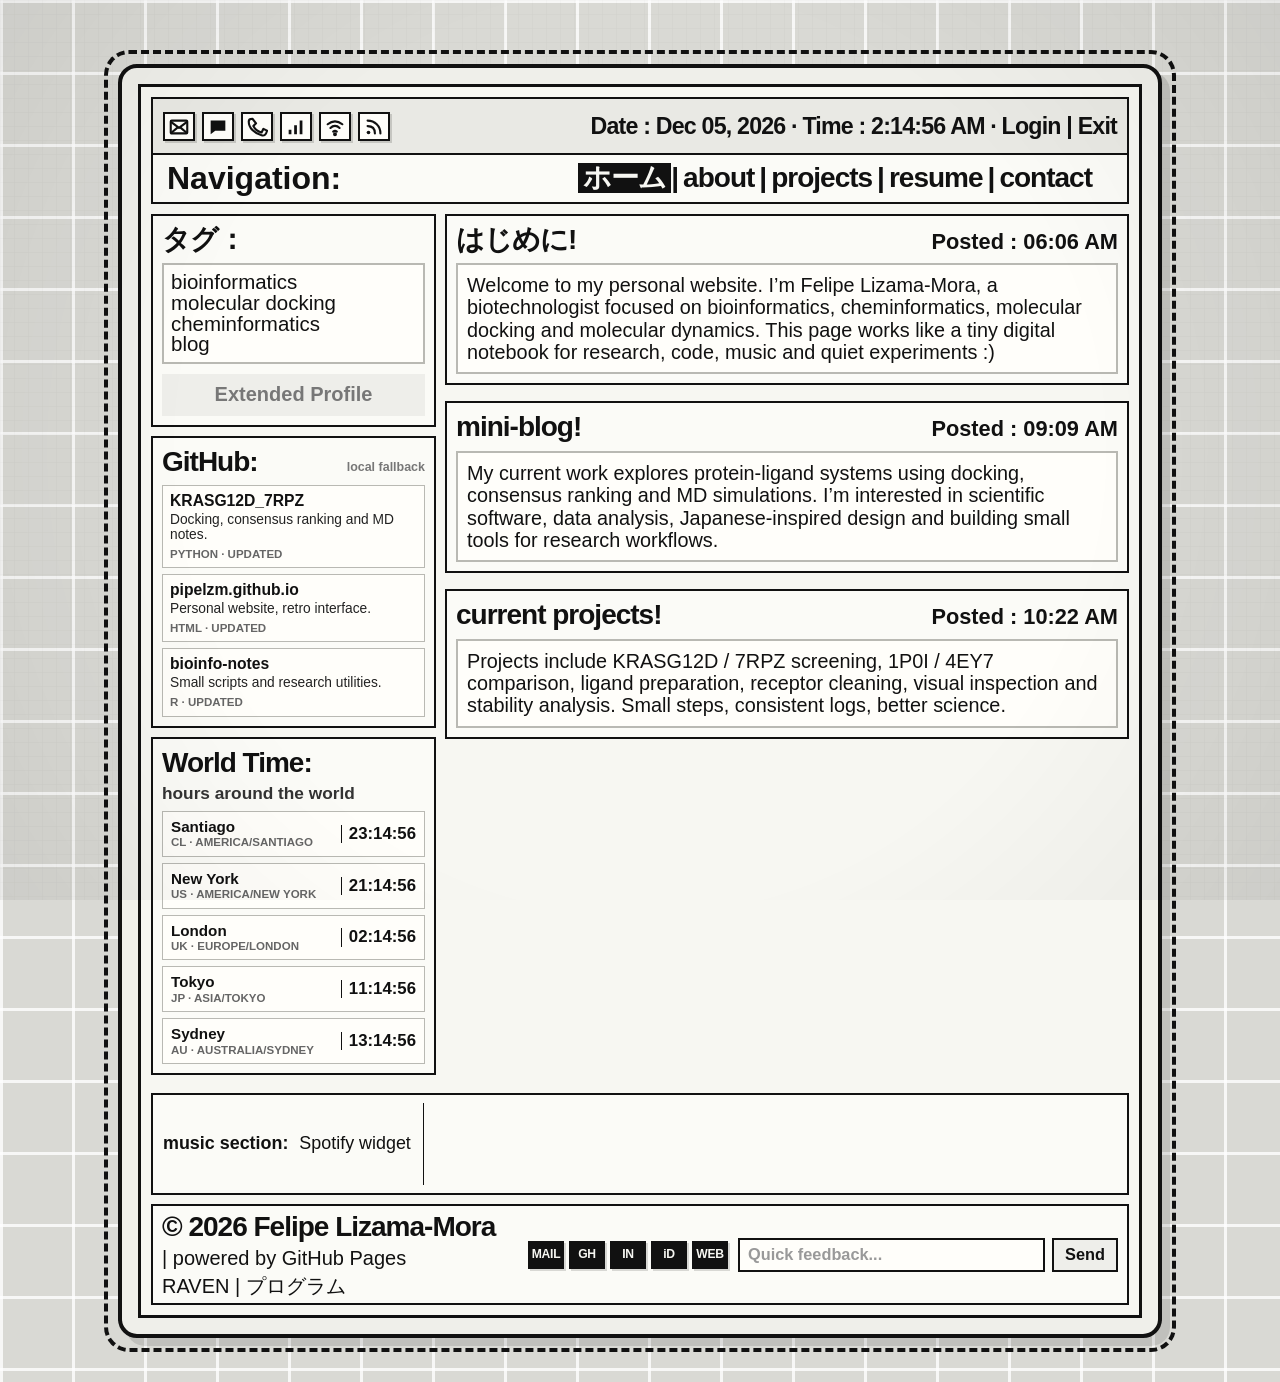
<file: index.html>
<!doctype html>
<html lang="es">
<head>
  <meta charset="utf-8" />
  <meta name="viewport" content="width=device-width, initial-scale=1" />
  <meta name="theme-color" content="#d9d9d4" />
  <meta name="description" content="Personal website of Felipe Lizama-Mora." />
  <title>flizama@home</title>
  <link rel="stylesheet" href="assets/css/styles.css?v=20260609b" />
</head>
<body data-page="home">
  <div class="page-wrap">
    <main class="outer-frame">
      <div class="inner-frame">
        <header>
          <div class="top-strip">
            <div class="os-icons" aria-hidden="true">
              <span class="utility-icon" title="mail"><svg viewBox="0 0 24 24"><rect x="3" y="5" width="18" height="14" rx="1"/><path d="M4 7l8 6 8-6"/><path d="M4 18l6-5"/><path d="M20 18l-6-5"/></svg></span>
              <span class="utility-icon" title="message"><svg viewBox="0 0 24 24"><path d="M4 5h16v11H9l-5 4V5z"/></svg></span>
              <span class="utility-icon" title="phone"><svg viewBox="0 0 24 24"><path d="M7 3l4 5-3 3c2 4 5 6 9 7l2-4 4 2c-1 4-3 6-6 5C9 19 3 13 3 6c0-2 1-3 4-3z"/></svg></span>
              <span class="utility-icon" title="signal"><svg viewBox="0 0 24 24"><path d="M4 20h3v-5H4zM10 20h3V10h-3zM16 20h3V5h-3z"/></svg></span>
              <span class="utility-icon" title="wifi"><svg viewBox="0 0 24 24"><path d="M4 9c5-4 11-4 16 0"/><path d="M7 13c3-3 7-3 10 0"/><path d="M10 17c1.5-1.2 2.5-1.2 4 0"/><circle cx="12" cy="20" r="1"/></svg></span>
              <span class="utility-icon" title="rss"><svg viewBox="0 0 24 24"><path d="M5 5c8 0 14 6 14 14"/><path d="M5 11c5 0 8 3 8 8"/><circle cx="6" cy="18" r="2"/></svg></span>
            </div>
            <div class="login-time"><span id="live-time">Date : -- · Time : --:--:--</span> · Login | Exit</div>
          </div>
          <div class="nav-bar">
            <div class="nav-title">Navigation:</div>
            <button id="nav-toggle" class="nav-toggle" type="button" aria-controls="main-nav" aria-expanded="false">menu</button>
            <nav id="main-nav" class="nav-menu" aria-label="Main navigation">
              <a class="nav-link" data-page="home" href="index.html">ホーム</a><span class="sep">|</span>
              <a class="nav-link" data-page="about" href="about.html">about</a><span class="sep">|</span>
              <a class="nav-link" data-page="projects" href="projects.html">projects</a><span class="sep">|</span>
              <a class="nav-link" data-page="resume" href="resume.html">resume</a><span class="sep">|</span>
              <a class="nav-link" data-page="contact" href="contact.html">contact</a>
            </nav>
          </div>
        </header>

        <div class="main-grid">
          <aside class="sidebar">
            <section class="pixel-card tag-card">
              <h2>タグ：</h2>
              <div class="tag-box">bioinformatics<br />molecular docking<br />cheminformatics<br />blog</div>
              <a class="extended-button" href="about.html">Extended Profile</a>
            </section>

            <section class="pixel-card repo-card" aria-live="polite">
              <div class="repo-header">
                <h3>GitHub:</h3>
                <span id="repo-status" class="repo-status">loading...</span>
              </div>
              <div id="repo-list" class="repo-list">
                <p class="mini-muted">Loading repositories...</p>
              </div>
            </section>

            <section class="pixel-card world-card">
              <h3>World Time:</h3>
              <p class="note-line">hours around the world</p>
              <ul id="world-clock-list" class="world-clock-list world-clock-only"></ul>
            </section>
          </aside>

          <section class="content-area" aria-label="home content">
            <article class="article-card">
              <div class="article-head">
                <h1>はじめに!</h1>
                <span class="article-time">Posted : 06:06 AM</span>
              </div>
              <div class="article-body">
                <p>Welcome to my personal website. I’m Felipe Lizama-Mora, a biotechnologist focused on bioinformatics, cheminformatics, molecular docking and molecular dynamics. This page works like a tiny digital notebook for research, code, music and quiet experiments :)</p>
              </div>
            </article>

            <article class="article-card">
              <div class="article-head">
                <h2>mini-blog!</h2>
                <span class="article-time">Posted : 09:09 AM</span>
              </div>
              <div class="article-body">
                <p>My current work explores protein-ligand systems using docking, consensus ranking and MD simulations. I’m interested in scientific software, data analysis, Japanese-inspired design and building small tools for research workflows.</p>
              </div>
            </article>

            <article class="article-card">
              <div class="article-head">
                <h2>current projects!</h2>
                <span class="article-time">Posted : 10:22 AM</span>
              </div>
              <div class="article-body">
                <p>Projects include KRASG12D / 7RPZ screening, 1P0I / 4EY7 comparison, ligand preparation, receptor cleaning, visual inspection and stability analysis. Small steps, consistent logs, better science.</p>
              </div>
            </article>
          </section>
        </div>

        <section class="spotify-row" aria-label="Spotify widget">
          <div class="spotify-label">music section: <span id="spotify-track-label">loading...</span></div>
          <div id="spotify-frame-wrap" class="spotify-frame-wrap"></div>
        </section>

        <footer class="site-footer">
          <div class="footer-brand"><strong>© 2026 Felipe Lizama-Mora</strong><span>| powered by GitHub Pages</span> RAVEN | プログラム</span></div>
          <div class="footer-socials" aria-label="Social links">
            <a class="social-icon" data-social="email" data-label="MAIL" href="mailto:f.lizama03@ufromail.cl" aria-label="Email"><span>MAIL</span></a>
            <a class="social-icon" data-social="github" data-label="GH" href="https://github.com/pipelzm" aria-label="GitHub"><span>GH</span></a>
            <a class="social-icon" data-social="linkedin" data-label="IN" href="https://www.linkedin.com/in/felipe-lizama-mora-6b8685256/" aria-label="LinkedIn"><span>IN</span></a>
            <a class="social-icon" data-social="orcid" data-label="iD" href="https://orcid.org/0009-0001-2583-9748" aria-label="ORCID"><span>iD</span></a>
            <a class="social-icon" data-social="home" data-label="WEB" href="https://pipelzm.github.io" aria-label="Home"><span>WEB</span></a>
          </div>
          <form id="quick-feedback-form" class="quick-feedback">
            <input id="quick-feedback-input" type="text" maxlength="220" placeholder="Quick feedback..." aria-label="Quick feedback" />
            <button type="submit">Send</button>
          </form>
        </footer>
      </div>
    </main>
  </div>

  <script src="assets/js/config.js"></script>
  <script src="assets/js/main.js?v=20260609b"></script>
</body>
</html>
</file>
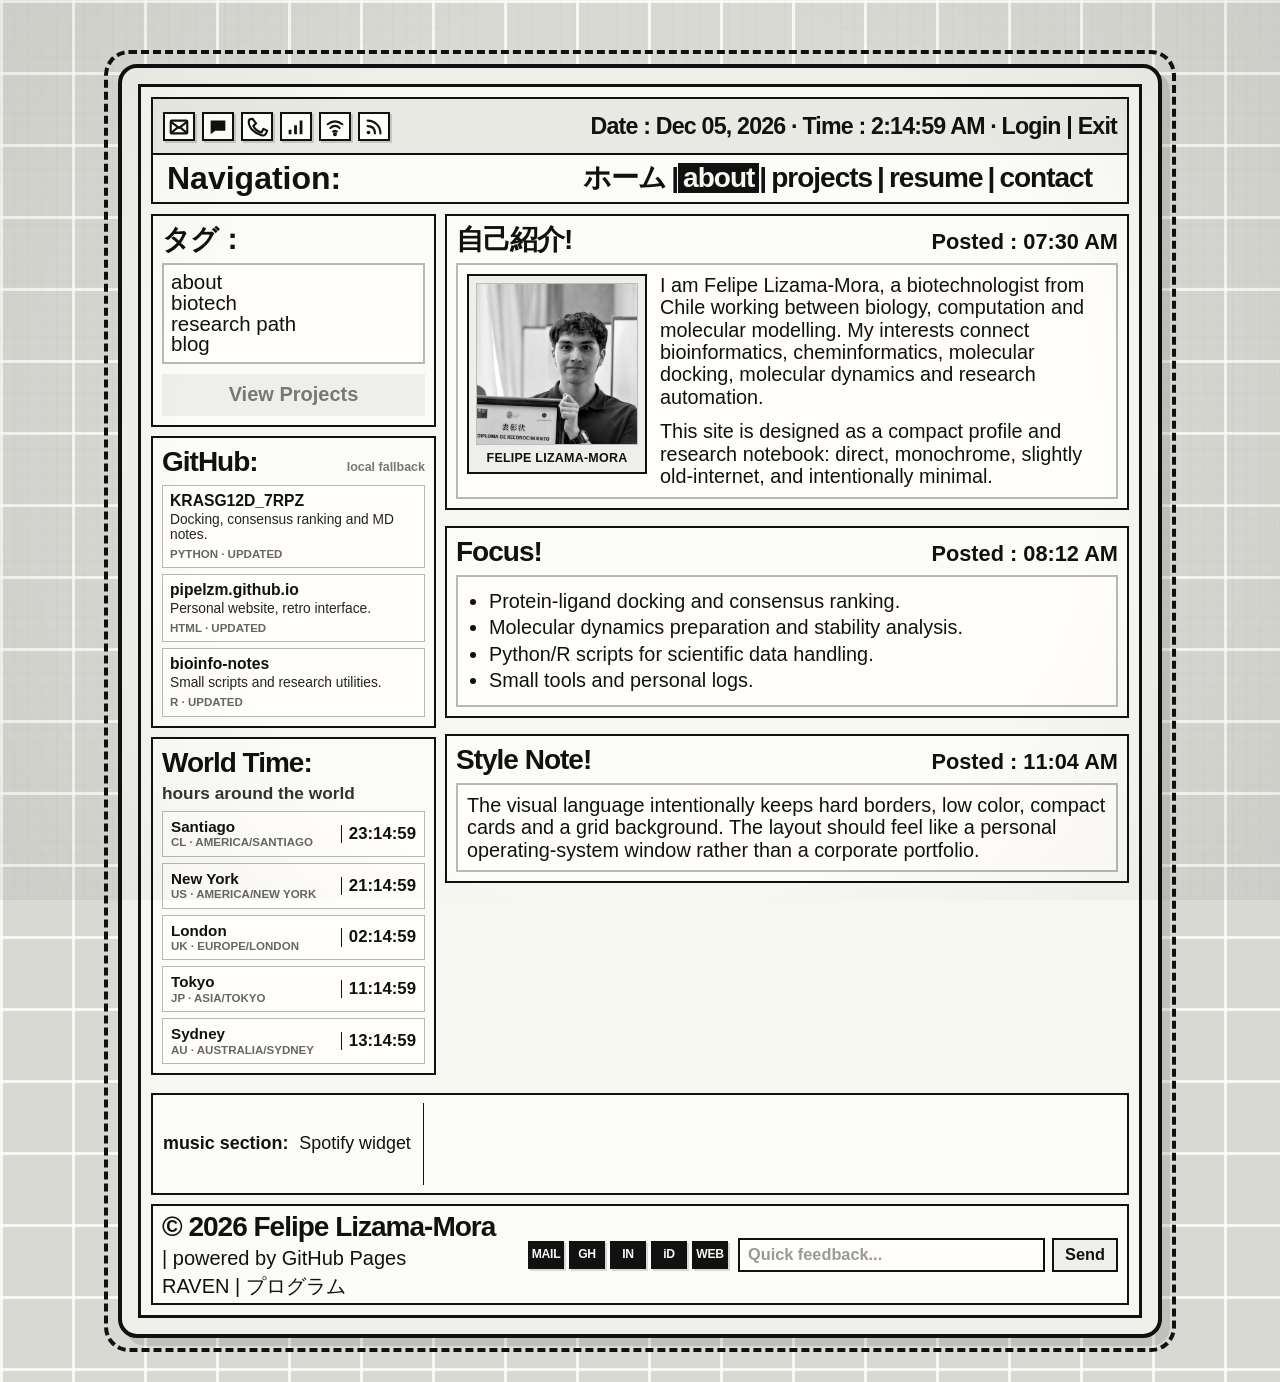
<file: about.html>
<!doctype html>
<html lang="es">
<head>
  <meta charset="utf-8" />
  <meta name="viewport" content="width=device-width, initial-scale=1" />
  <meta name="theme-color" content="#d9d9d4" />
  <meta name="description" content="About Felipe Lizama-Mora." />
  <title>flizama@about</title>
  <link rel="stylesheet" href="assets/css/styles.css?v=20260609b" />
</head>
<body data-page="about">
  <div class="page-wrap">
    <main class="outer-frame">
      <div class="inner-frame">
        <header>
          <div class="top-strip">
            <div class="os-icons" aria-hidden="true">
              <span class="utility-icon" title="mail"><svg viewBox="0 0 24 24"><rect x="3" y="5" width="18" height="14" rx="1"/><path d="M4 7l8 6 8-6"/><path d="M4 18l6-5"/><path d="M20 18l-6-5"/></svg></span>
              <span class="utility-icon" title="message"><svg viewBox="0 0 24 24"><path d="M4 5h16v11H9l-5 4V5z"/></svg></span>
              <span class="utility-icon" title="phone"><svg viewBox="0 0 24 24"><path d="M7 3l4 5-3 3c2 4 5 6 9 7l2-4 4 2c-1 4-3 6-6 5C9 19 3 13 3 6c0-2 1-3 4-3z"/></svg></span>
              <span class="utility-icon" title="signal"><svg viewBox="0 0 24 24"><path d="M4 20h3v-5H4zM10 20h3V10h-3zM16 20h3V5h-3z"/></svg></span>
              <span class="utility-icon" title="wifi"><svg viewBox="0 0 24 24"><path d="M4 9c5-4 11-4 16 0"/><path d="M7 13c3-3 7-3 10 0"/><path d="M10 17c1.5-1.2 2.5-1.2 4 0"/><circle cx="12" cy="20" r="1"/></svg></span>
              <span class="utility-icon" title="rss"><svg viewBox="0 0 24 24"><path d="M5 5c8 0 14 6 14 14"/><path d="M5 11c5 0 8 3 8 8"/><circle cx="6" cy="18" r="2"/></svg></span>
            </div>
            <div class="login-time"><span id="live-time">Date : -- · Time : --:--:--</span> · Login | Exit</div>
          </div>
          <div class="nav-bar">
            <div class="nav-title">Navigation:</div>
            <button id="nav-toggle" class="nav-toggle" type="button" aria-controls="main-nav" aria-expanded="false">menu</button>
            <nav id="main-nav" class="nav-menu" aria-label="Main navigation">
              <a class="nav-link" data-page="home" href="index.html">ホーム</a><span class="sep">|</span>
              <a class="nav-link" data-page="about" href="about.html">about</a><span class="sep">|</span>
              <a class="nav-link" data-page="projects" href="projects.html">projects</a><span class="sep">|</span>
              <a class="nav-link" data-page="resume" href="resume.html">resume</a><span class="sep">|</span>
              <a class="nav-link" data-page="contact" href="contact.html">contact</a>
            </nav>
          </div>
        </header>

        <div class="main-grid">
          <aside class="sidebar">
            <section class="pixel-card tag-card">
              <h2>タグ：</h2>
              <div class="tag-box">about<br />biotech<br />research path<br />blog</div>
              <a class="extended-button" href="projects.html">View Projects</a>
            </section>

            <section class="pixel-card repo-card" aria-live="polite">
              <div class="repo-header">
                <h3>GitHub:</h3>
                <span id="repo-status" class="repo-status">loading...</span>
              </div>
              <div id="repo-list" class="repo-list">
                <p class="mini-muted">Loading repositories...</p>
              </div>
            </section>

            <section class="pixel-card world-card">
              <h3>World Time:</h3>
              <p class="note-line">hours around the world</p>
              <ul id="world-clock-list" class="world-clock-list world-clock-only"></ul>
            </section>
          </aside>

          <section class="content-area" aria-label="about content">
            <article class="article-card">
              <div class="article-head">
                <h1>自己紹介!</h1>
                <span class="article-time">Posted : 07:30 AM</span>
              </div>
              <div class="article-body">
                <div class="about-profile-grid">
                  <figure class="profile-photo">
                    <img src="assets/img/newest.jpeg" alt="Halftone portrait of Felipe Lizama-Mora" />
                    <figcaption>Felipe Lizama-Mora</figcaption>
                  </figure>
                  <div>
                    <p>I am Felipe Lizama-Mora, a biotechnologist from Chile working between biology, computation and molecular modelling. My interests connect bioinformatics, cheminformatics, molecular docking, molecular dynamics and research automation.</p>
                    <p>This site is designed as a compact profile and research notebook: direct, monochrome, slightly old-internet, and intentionally minimal.</p>
                  </div>
                </div>
              </div>
            </article>

            <article class="article-card">
              <div class="article-head">
                <h2>Focus!</h2>
                <span class="article-time">Posted : 08:12 AM</span>
              </div>
              <div class="article-body">
                <ul>
                  <li>Protein-ligand docking and consensus ranking.</li>
                  <li>Molecular dynamics preparation and stability analysis.</li>
                  <li>Python/R scripts for scientific data handling.</li>
                  <li>Small tools and personal logs.</li>
                </ul>
              </div>
            </article>

            <article class="article-card">
              <div class="article-head">
                <h2>Style Note!</h2>
                <span class="article-time">Posted : 11:04 AM</span>
              </div>
              <div class="article-body">
                <p>The visual language intentionally keeps hard borders, low color, compact cards and a grid background. The layout should feel like a personal operating-system window rather than a corporate portfolio.</p>
              </div>
            </article>
          </section>
        </div>

        <section class="spotify-row" aria-label="Spotify widget">
          <div class="spotify-label">music section: <span id="spotify-track-label">loading...</span></div>
          <div id="spotify-frame-wrap" class="spotify-frame-wrap"></div>
        </section>

        <footer class="site-footer">
          <div class="footer-brand"><strong>© 2026 Felipe Lizama-Mora</strong><span>| powered by GitHub Pages</span>RAVEN | プログラム</span></div>
          <div class="footer-socials" aria-label="Social links">
            <a class="social-icon" data-social="email" data-label="MAIL" href="mailto:f.lizama03@ufromail.cl" aria-label="Email"><span>MAIL</span></a>
            <a class="social-icon" data-social="github" data-label="GH" href="https://github.com/pipelzm" aria-label="GitHub"><span>GH</span></a>
            <a class="social-icon" data-social="linkedin" data-label="IN" href="https://www.linkedin.com/in/felipe-lizama-mora-6b8685256/" aria-label="LinkedIn"><span>IN</span></a>
            <a class="social-icon" data-social="orcid" data-label="iD" href="https://orcid.org/0009-0001-2583-9748" aria-label="ORCID"><span>iD</span></a>
            <a class="social-icon" data-social="home" data-label="WEB" href="https://pipelzm.github.io" aria-label="Home"><span>WEB</span></a>
          </div>
          <form id="quick-feedback-form" class="quick-feedback">
            <input id="quick-feedback-input" type="text" maxlength="220" placeholder="Quick feedback..." aria-label="Quick feedback" />
            <button type="submit">Send</button>
          </form>
        </footer>
      </div>
    </main>
  </div>

  <script src="assets/js/config.js"></script>
  <script src="assets/js/main.js?v=20260609b"></script>
</body>
</html>
</file>
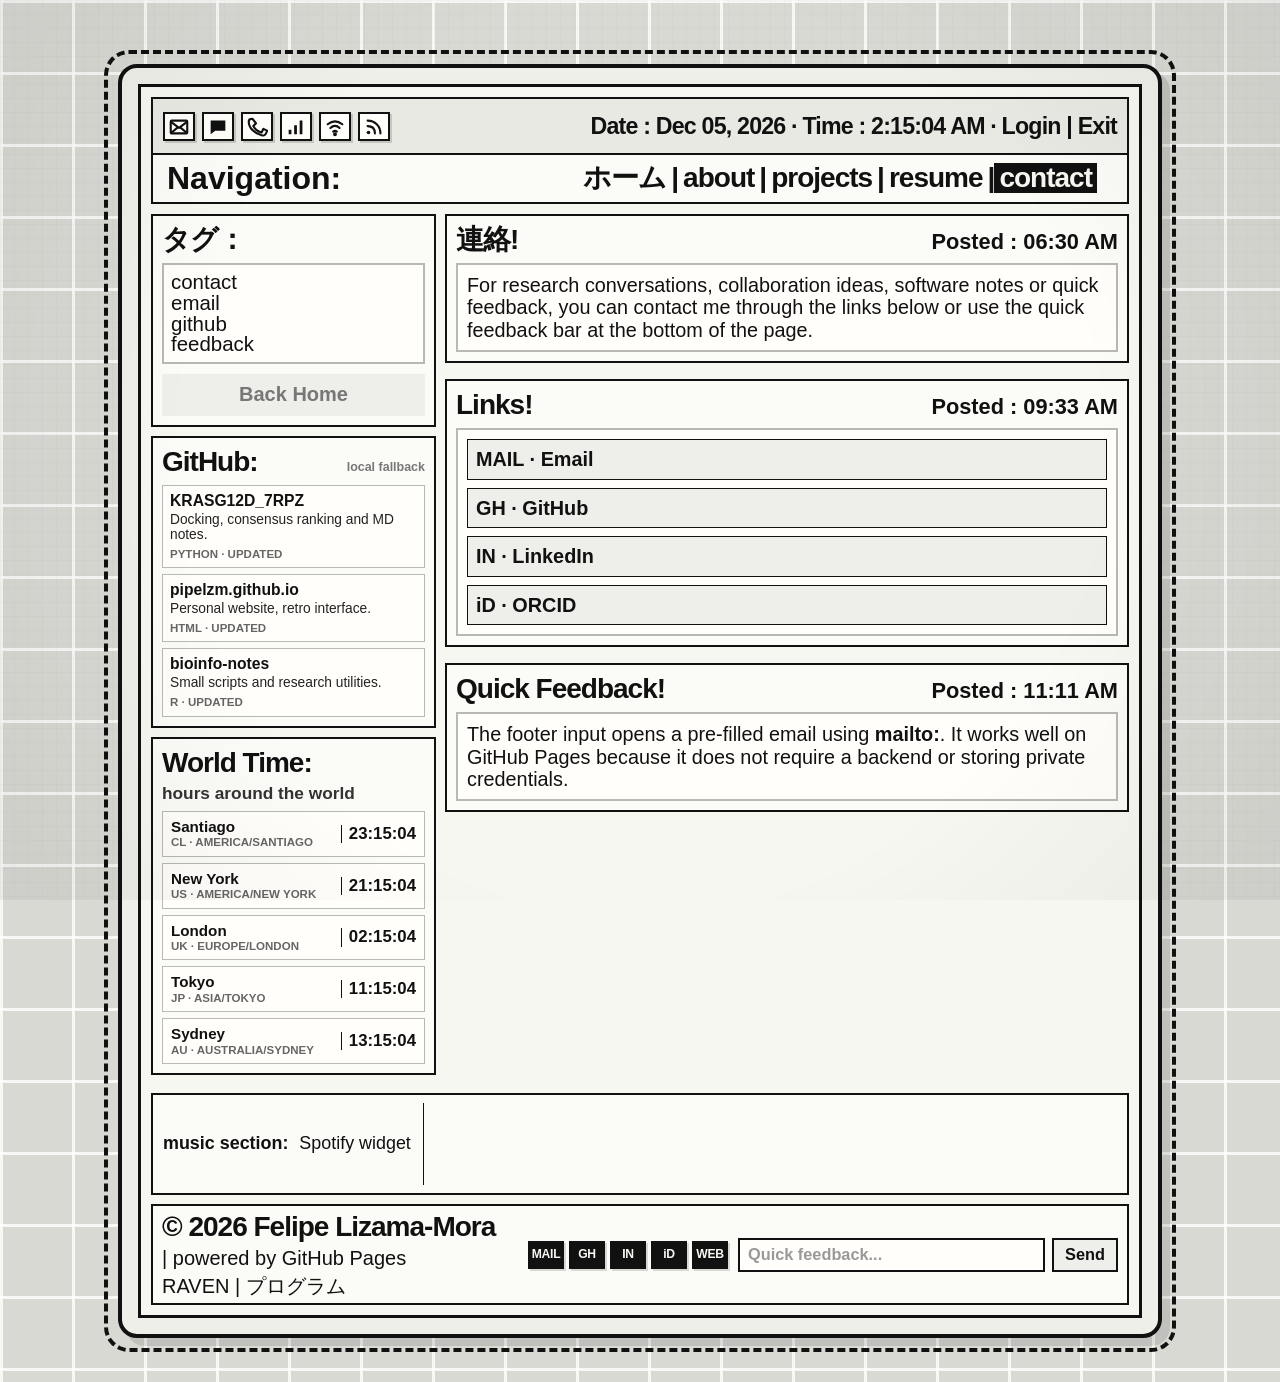
<file: contact.html>
<!doctype html>
<html lang="es">
<head>
  <meta charset="utf-8" />
  <meta name="viewport" content="width=device-width, initial-scale=1" />
  <meta name="theme-color" content="#d9d9d4" />
  <meta name="description" content="Contact Felipe Lizama-Mora." />
  <title>flizama@contact</title>
  <link rel="stylesheet" href="assets/css/styles.css?v=20260609b" />
</head>
<body data-page="contact">
  <div class="page-wrap">
    <main class="outer-frame">
      <div class="inner-frame">
        <header>
          <div class="top-strip">
            <div class="os-icons" aria-hidden="true">
              <span class="utility-icon" title="mail"><svg viewBox="0 0 24 24"><rect x="3" y="5" width="18" height="14" rx="1"/><path d="M4 7l8 6 8-6"/><path d="M4 18l6-5"/><path d="M20 18l-6-5"/></svg></span>
              <span class="utility-icon" title="message"><svg viewBox="0 0 24 24"><path d="M4 5h16v11H9l-5 4V5z"/></svg></span>
              <span class="utility-icon" title="phone"><svg viewBox="0 0 24 24"><path d="M7 3l4 5-3 3c2 4 5 6 9 7l2-4 4 2c-1 4-3 6-6 5C9 19 3 13 3 6c0-2 1-3 4-3z"/></svg></span>
              <span class="utility-icon" title="signal"><svg viewBox="0 0 24 24"><path d="M4 20h3v-5H4zM10 20h3V10h-3zM16 20h3V5h-3z"/></svg></span>
              <span class="utility-icon" title="wifi"><svg viewBox="0 0 24 24"><path d="M4 9c5-4 11-4 16 0"/><path d="M7 13c3-3 7-3 10 0"/><path d="M10 17c1.5-1.2 2.5-1.2 4 0"/><circle cx="12" cy="20" r="1"/></svg></span>
              <span class="utility-icon" title="rss"><svg viewBox="0 0 24 24"><path d="M5 5c8 0 14 6 14 14"/><path d="M5 11c5 0 8 3 8 8"/><circle cx="6" cy="18" r="2"/></svg></span>
            </div>
            <div class="login-time"><span id="live-time">Date : -- · Time : --:--:--</span> · Login | Exit</div>
          </div>
          <div class="nav-bar">
            <div class="nav-title">Navigation:</div>
            <button id="nav-toggle" class="nav-toggle" type="button" aria-controls="main-nav" aria-expanded="false">menu</button>
            <nav id="main-nav" class="nav-menu" aria-label="Main navigation">
              <a class="nav-link" data-page="home" href="index.html">ホーム</a><span class="sep">|</span>
              <a class="nav-link" data-page="about" href="about.html">about</a><span class="sep">|</span>
              <a class="nav-link" data-page="projects" href="projects.html">projects</a><span class="sep">|</span>
              <a class="nav-link" data-page="resume" href="resume.html">resume</a><span class="sep">|</span>
              <a class="nav-link" data-page="contact" href="contact.html">contact</a>
            </nav>
          </div>
        </header>

        <div class="main-grid">
          <aside class="sidebar">
            <section class="pixel-card tag-card">
              <h2>タグ：</h2>
              <div class="tag-box">contact<br />email<br />github<br />feedback</div>
              <a class="extended-button" href="index.html">Back Home</a>
            </section>

            <section class="pixel-card repo-card" aria-live="polite">
              <div class="repo-header">
                <h3>GitHub:</h3>
                <span id="repo-status" class="repo-status">loading...</span>
              </div>
              <div id="repo-list" class="repo-list">
                <p class="mini-muted">Loading repositories...</p>
              </div>
            </section>

            <section class="pixel-card world-card">
              <h3>World Time:</h3>
              <p class="note-line">hours around the world</p>
              <ul id="world-clock-list" class="world-clock-list world-clock-only"></ul>
            </section>
          </aside>

          <section class="content-area" aria-label="contact content">
            <article class="article-card">
              <div class="article-head">
                <h1>連絡!</h1>
                <span class="article-time">Posted : 06:30 AM</span>
              </div>
              <div class="article-body">
                <p>For research conversations, collaboration ideas, software notes or quick feedback, you can contact me through the links below or use the quick feedback bar at the bottom of the page.</p>
              </div>
            </article>

            <article class="article-card">
              <div class="article-head">
                <h2>Links!</h2>
                <span class="article-time">Posted : 09:33 AM</span>
              </div>
              <div class="article-body">
                <div class="contact-links"><a href="mailto:f.lizama03@ufromail.cl">MAIL · Email </a><a href="https://github.com/pipelzm" target="_blank" rel="noopener">GH · GitHub</a><a href="https://www.linkedin.com/in/felipe-lizama-mora-6b8685256/" target="_blank" rel="noopener">IN · LinkedIn</a><a href="https://orcid.org/0009-0001-2583-9748" target="_blank" rel="noopener">iD · ORCID</a></div>
              </div>
            </article>

            <article class="article-card">
              <div class="article-head">
                <h2>Quick Feedback!</h2>
                <span class="article-time">Posted : 11:11 AM</span>
              </div>
              <div class="article-body">
                <p>The footer input opens a pre-filled email using <b>mailto:</b>. It works well on GitHub Pages because it does not require a backend or storing private credentials.</p>
              </div>
            </article>
          </section>
        </div>

        <section class="spotify-row" aria-label="Spotify widget">
          <div class="spotify-label">music section: <span id="spotify-track-label">loading...</span></div>
          <div id="spotify-frame-wrap" class="spotify-frame-wrap"></div>
        </section>

        <footer class="site-footer">
          <div class="footer-brand"><strong>© 2026 Felipe Lizama-Mora</strong><span>| powered by GitHub Pages</span>RAVEN | プログラム</span></div>
          <div class="footer-socials" aria-label="Social links">
            <a class="social-icon" data-social="email" data-label="MAIL" href="mailto:flizama03@ufromail.cl" aria-label="Email"><span>MAIL</span></a>
            <a class="social-icon" data-social="github" data-label="GH" href="https://github.com/pipelzm" aria-label="GitHub"><span>GH</span></a>
            <a class="social-icon" data-social="linkedin" data-label="IN" href="https://www.linkedin.com/in/felipe-lizama-mora-6b8685256/" aria-label="LinkedIn"><span>IN</span></a>
            <a class="social-icon" data-social="orcid" data-label="iD" href="https://orcid.org/0009-0001-2583-9748" aria-label="ORCID"><span>iD</span></a>
            <a class="social-icon" data-social="home" data-label="WEB" href="https://pipelzm.github.io" aria-label="Home"><span>WEB</span></a>
          </div>
          <form id="quick-feedback-form" class="quick-feedback">
            <input id="quick-feedback-input" type="text" maxlength="220" placeholder="Quick feedback..." aria-label="Quick feedback" />
            <button type="submit">Send</button>
          </form>
        </footer>
      </div>
    </main>
  </div>

  <script src="assets/js/config.js"></script>
  <script src="assets/js/main.js?v=20260609b"></script>
</body>
</html>
</file>
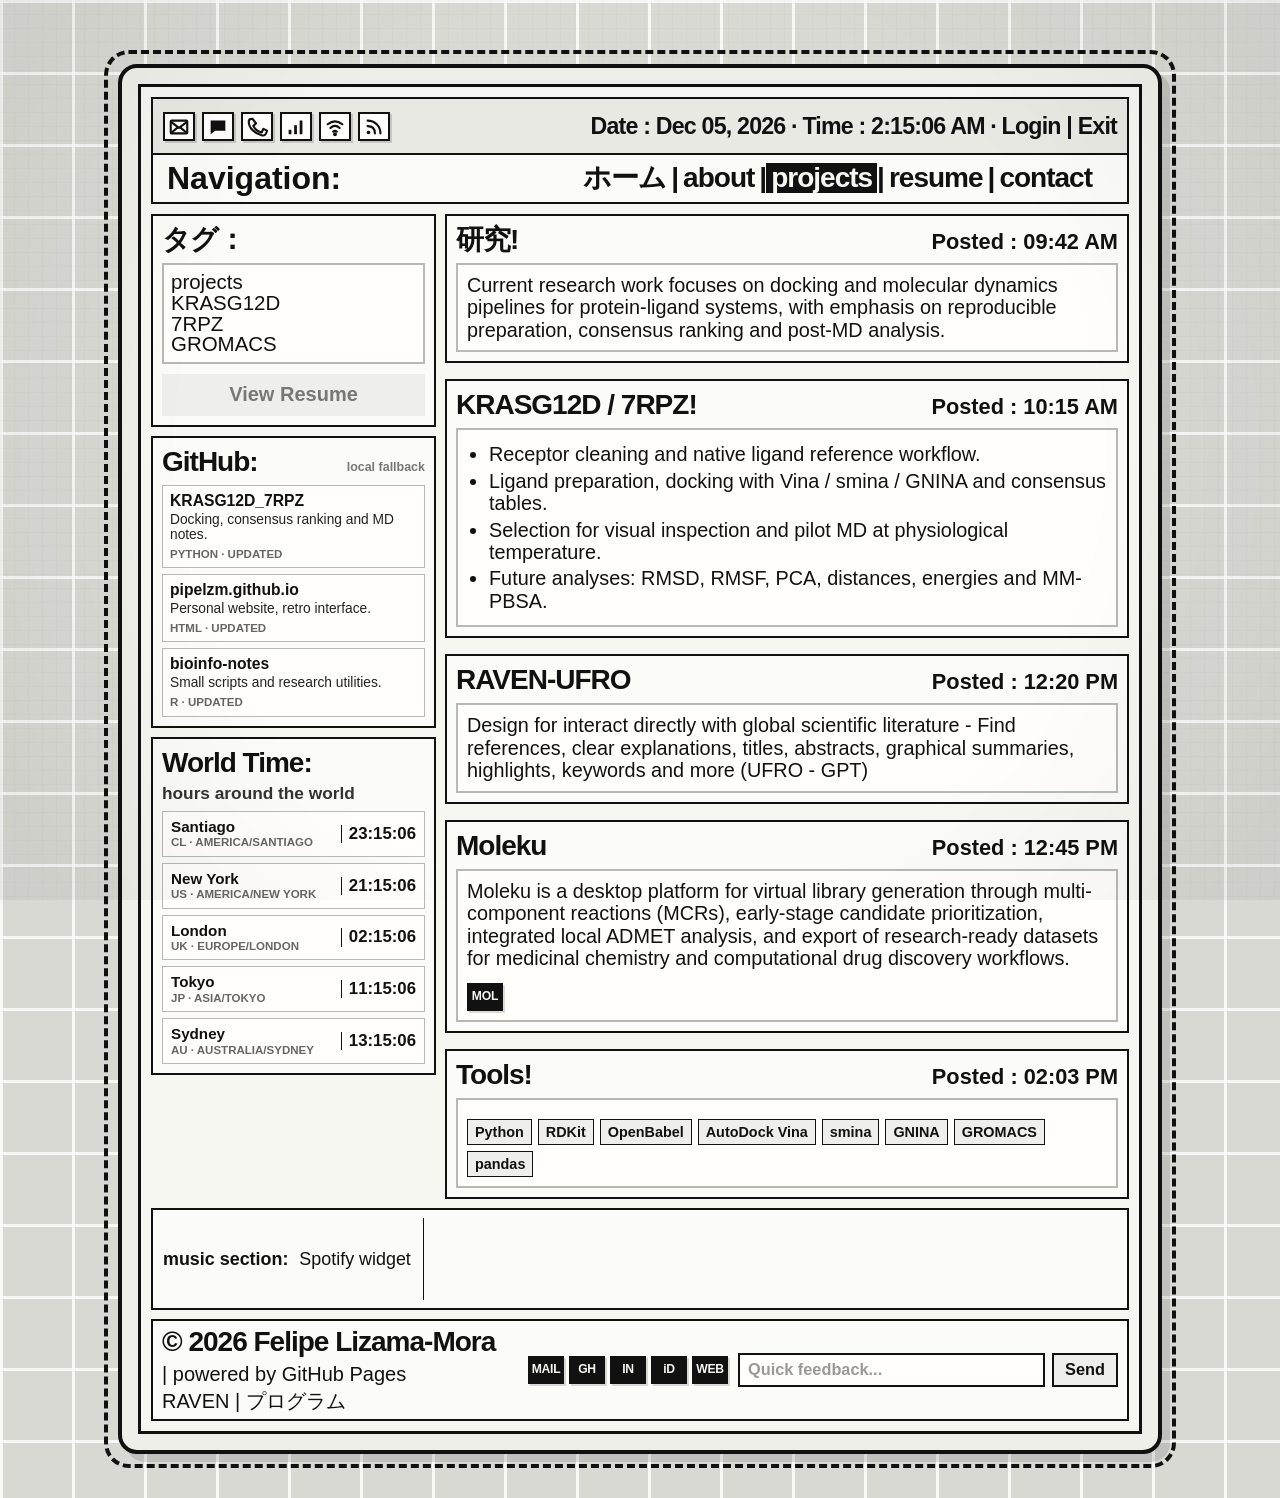
<file: projects.html>
<!doctype html>
<html lang="es">
<head>
  <meta charset="utf-8" />
  <meta name="viewport" content="width=device-width, initial-scale=1" />
  <meta name="theme-color" content="#d9d9d4" />
  <meta name="description" content="Research projects of Felipe Lizama-Mora." />
  <title>flizama@projects</title>
  <link rel="stylesheet" href="assets/css/styles.css?v=20260609b" />
</head>
<body data-page="projects">
  <div class="page-wrap">
    <main class="outer-frame">
      <div class="inner-frame">
        <header>
          <div class="top-strip">
            <div class="os-icons" aria-hidden="true">
              <span class="utility-icon" title="mail"><svg viewBox="0 0 24 24"><rect x="3" y="5" width="18" height="14" rx="1"/><path d="M4 7l8 6 8-6"/><path d="M4 18l6-5"/><path d="M20 18l-6-5"/></svg></span>
              <span class="utility-icon" title="message"><svg viewBox="0 0 24 24"><path d="M4 5h16v11H9l-5 4V5z"/></svg></span>
              <span class="utility-icon" title="phone"><svg viewBox="0 0 24 24"><path d="M7 3l4 5-3 3c2 4 5 6 9 7l2-4 4 2c-1 4-3 6-6 5C9 19 3 13 3 6c0-2 1-3 4-3z"/></svg></span>
              <span class="utility-icon" title="signal"><svg viewBox="0 0 24 24"><path d="M4 20h3v-5H4zM10 20h3V10h-3zM16 20h3V5h-3z"/></svg></span>
              <span class="utility-icon" title="wifi"><svg viewBox="0 0 24 24"><path d="M4 9c5-4 11-4 16 0"/><path d="M7 13c3-3 7-3 10 0"/><path d="M10 17c1.5-1.2 2.5-1.2 4 0"/><circle cx="12" cy="20" r="1"/></svg></span>
              <span class="utility-icon" title="rss"><svg viewBox="0 0 24 24"><path d="M5 5c8 0 14 6 14 14"/><path d="M5 11c5 0 8 3 8 8"/><circle cx="6" cy="18" r="2"/></svg></span>
            </div>
            <div class="login-time"><span id="live-time">Date : -- · Time : --:--:--</span> · Login | Exit</div>
          </div>
          <div class="nav-bar">
            <div class="nav-title">Navigation:</div>
            <button id="nav-toggle" class="nav-toggle" type="button" aria-controls="main-nav" aria-expanded="false">menu</button>
            <nav id="main-nav" class="nav-menu" aria-label="Main navigation">
              <a class="nav-link" data-page="home" href="index.html">ホーム</a><span class="sep">|</span>
              <a class="nav-link" data-page="about" href="about.html">about</a><span class="sep">|</span>
              <a class="nav-link" data-page="projects" href="projects.html">projects</a><span class="sep">|</span>
              <a class="nav-link" data-page="resume" href="resume.html">resume</a><span class="sep">|</span>
              <a class="nav-link" data-page="contact" href="contact.html">contact</a>
            </nav>
          </div>
        </header>

        <div class="main-grid">
          <aside class="sidebar">
            <section class="pixel-card tag-card">
              <h2>タグ：</h2>
              <div class="tag-box">projects<br />KRASG12D<br />7RPZ<br />GROMACS</div>
              <a class="extended-button" href="resume.html">View Resume</a>
            </section>

            <section class="pixel-card repo-card" aria-live="polite">
              <div class="repo-header">
                <h3>GitHub:</h3>
                <span id="repo-status" class="repo-status">loading...</span>
              </div>
              <div id="repo-list" class="repo-list">
                <p class="mini-muted">Loading repositories...</p>
              </div>
            </section>

            <section class="pixel-card world-card">
              <h3>World Time:</h3>
              <p class="note-line">hours around the world</p>
              <ul id="world-clock-list" class="world-clock-list world-clock-only"></ul>
            </section>
          </aside>

          <section class="content-area" aria-label="projects content">
            <article class="article-card">
              <div class="article-head">
                <h1>研究!</h1>
                <span class="article-time">Posted : 09:42 AM</span>
              </div>
              <div class="article-body">
                <p>Current research work focuses on docking and molecular dynamics pipelines for protein-ligand systems, with emphasis on reproducible preparation, consensus ranking and post-MD analysis.</p>
              </div>
            </article>

            <article class="article-card">
              <div class="article-head">
                <h2>KRASG12D / 7RPZ!</h2>
                <span class="article-time">Posted : 10:15 AM</span>
              </div>
              <div class="article-body">
                <ul>
                  <li>Receptor cleaning and native ligand reference workflow.</li>
                  <li>Ligand preparation, docking with Vina / smina / GNINA and consensus tables.</li>
                  <li>Selection for visual inspection and pilot MD at physiological temperature.</li>
                  <li>Future analyses: RMSD, RMSF, PCA, distances, energies and MM-PBSA.</li>
                </ul>
              </div>
            </article>

            <article class="article-card">
              <div class="article-head">
                <h2>RAVEN-UFRO</h2>
                <span class="article-time">Posted : 12:20 PM</span>
              </div>
              <div class="article-body">
                <p>Design for interact directly with global scientific literature - Find references, clear explanations, titles, abstracts, graphical summaries, highlights, keywords and more (UFRO - GPT)</p>
              </div>
            </article>

            <article class="article-card">
              <div class="article-head">
                <h2>Moleku</h2>
                <span class="article-time">Posted : 12:45 PM</span>
              </div>
              <div class="article-body">
                <p>Moleku is a desktop platform for virtual library generation through multi-component reactions (MCRs), early-stage candidate prioritization, integrated local ADMET analysis, and export of research-ready datasets for medicinal chemistry and computational drug discovery workflows.</p>
                <a class="social-icon" data-social="link" data-label="MOL" href="https://github.com/pipelzm/Moleku" aria-label="MOL"><span>MOL</span></a>
              </div>
            </article>

            <article class="article-card">
              <div class="article-head">
                <h2>Tools!</h2>
                <span class="article-time">Posted : 02:03 PM</span>
              </div>
              <div class="article-body">
                <div class="badge-row"><span class="badge">Python</span><span class="badge">RDKit</span><span class="badge">OpenBabel</span><span class="badge">AutoDock Vina</span><span class="badge">smina</span><span class="badge">GNINA</span><span class="badge">GROMACS</span><span class="badge">pandas</span></div>
              </div>
            </article>
          </section>
        </div>

        <section class="spotify-row" aria-label="Spotify widget">
          <div class="spotify-label">music section: <span id="spotify-track-label">loading...</span></div>
          <div id="spotify-frame-wrap" class="spotify-frame-wrap"></div>
        </section>

        <footer class="site-footer">
          <div class="footer-brand"><strong>© 2026 Felipe Lizama-Mora</strong><span>| powered by GitHub Pages</span> RAVEN | プログラム</span></div>
          <div class="footer-socials" aria-label="Social links">
            <a class="social-icon" data-social="email" data-label="MAIL" href="mailto:felipelzm02@gmail.com" aria-label="Email"><span>MAIL</span></a>
            <a class="social-icon" data-social="github" data-label="GH" href="https://github.com/pipelzm" aria-label="GitHub"><span>GH</span></a>
            <a class="social-icon" data-social="linkedin" data-label="IN" href="https://www.linkedin.com/in/felipe-lizama-mora-6b8685256/" aria-label="LinkedIn"><span>IN</span></a>
            <a class="social-icon" data-social="orcid" data-label="iD" href="https://orcid.org/0009-0001-2583-9748" aria-label="ORCID"><span>iD</span></a>
            <a class="social-icon" data-social="home" data-label="WEB" href="https://pipelzm.github.io" aria-label="Home"><span>WEB</span></a>
          </div>
          <form id="quick-feedback-form" class="quick-feedback">
            <input id="quick-feedback-input" type="text" maxlength="220" placeholder="Quick feedback..." aria-label="Quick feedback" />
            <button type="submit">Send</button>
          </form>
        </footer>
      </div>
    </main>
  </div>

  <script src="assets/js/config.js"></script>
  <script src="assets/js/main.js?v=20260609b"></script>
</body>
</html>
</file>
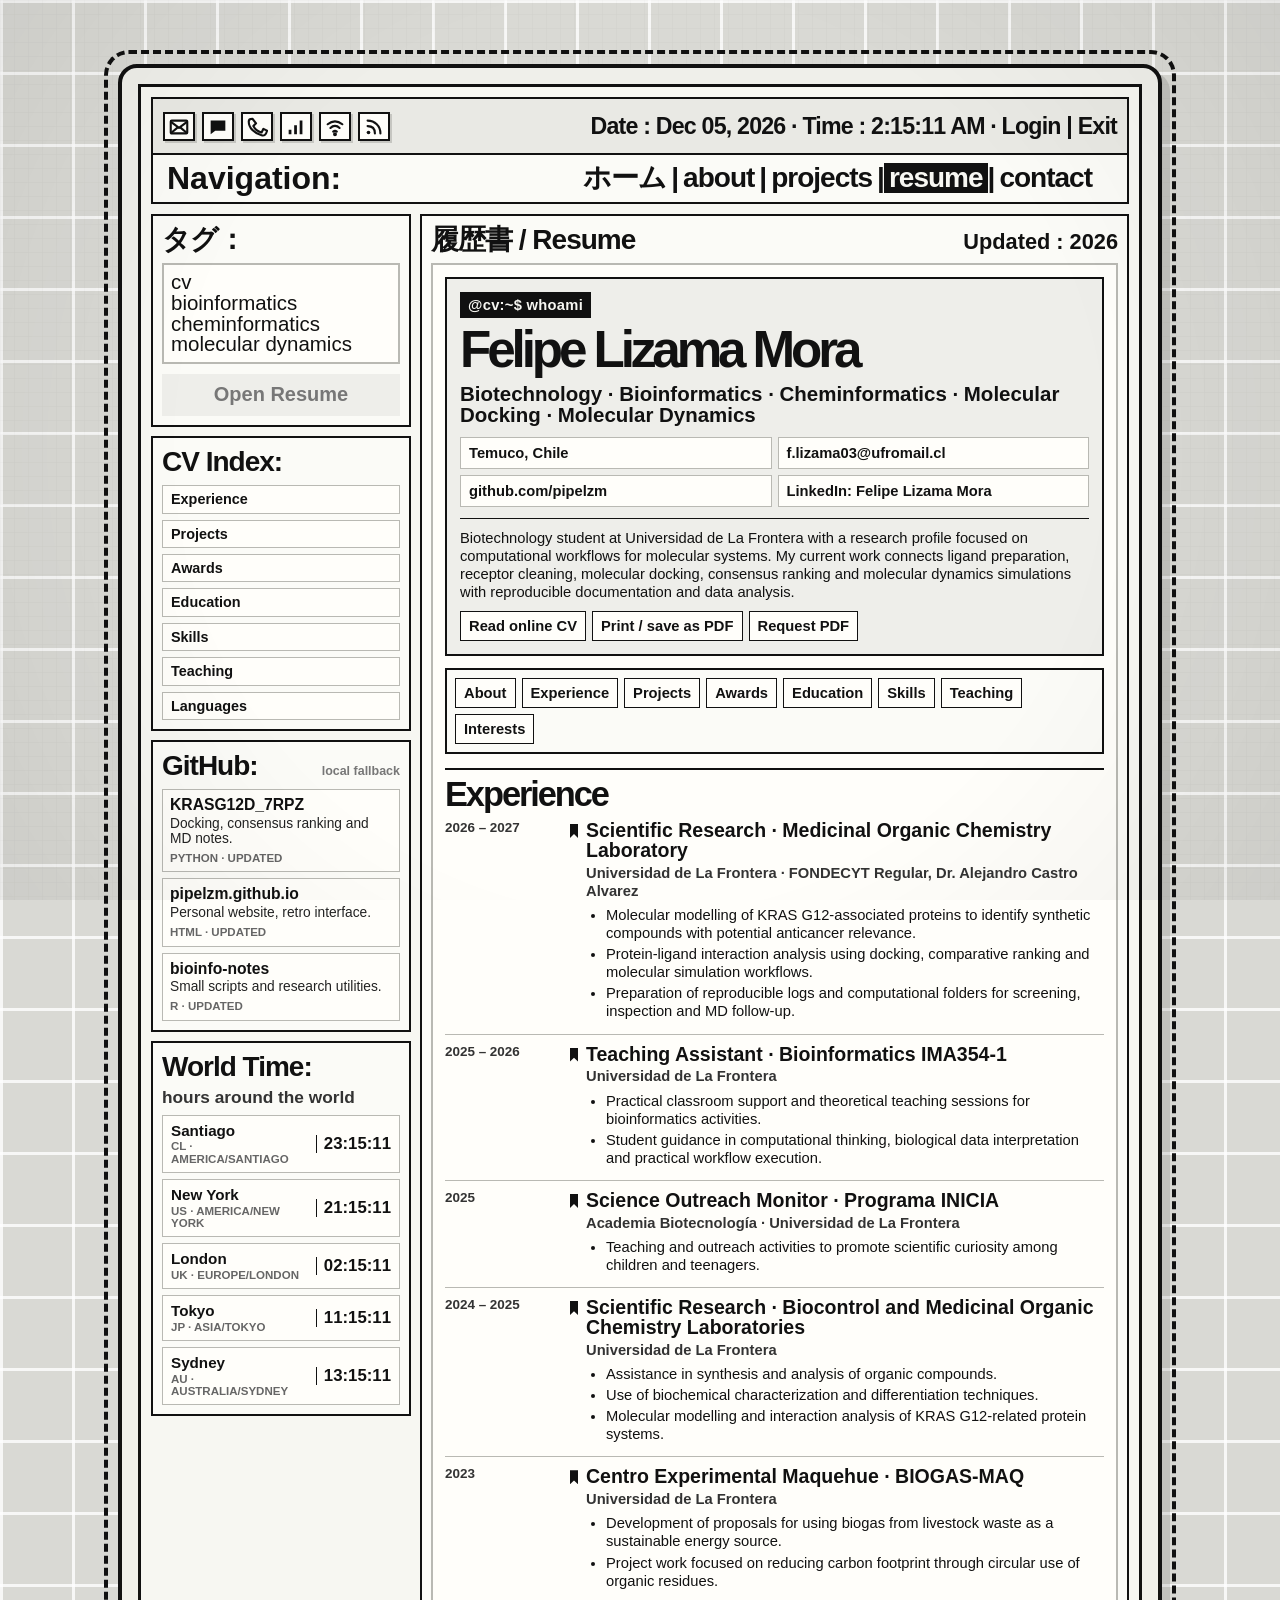
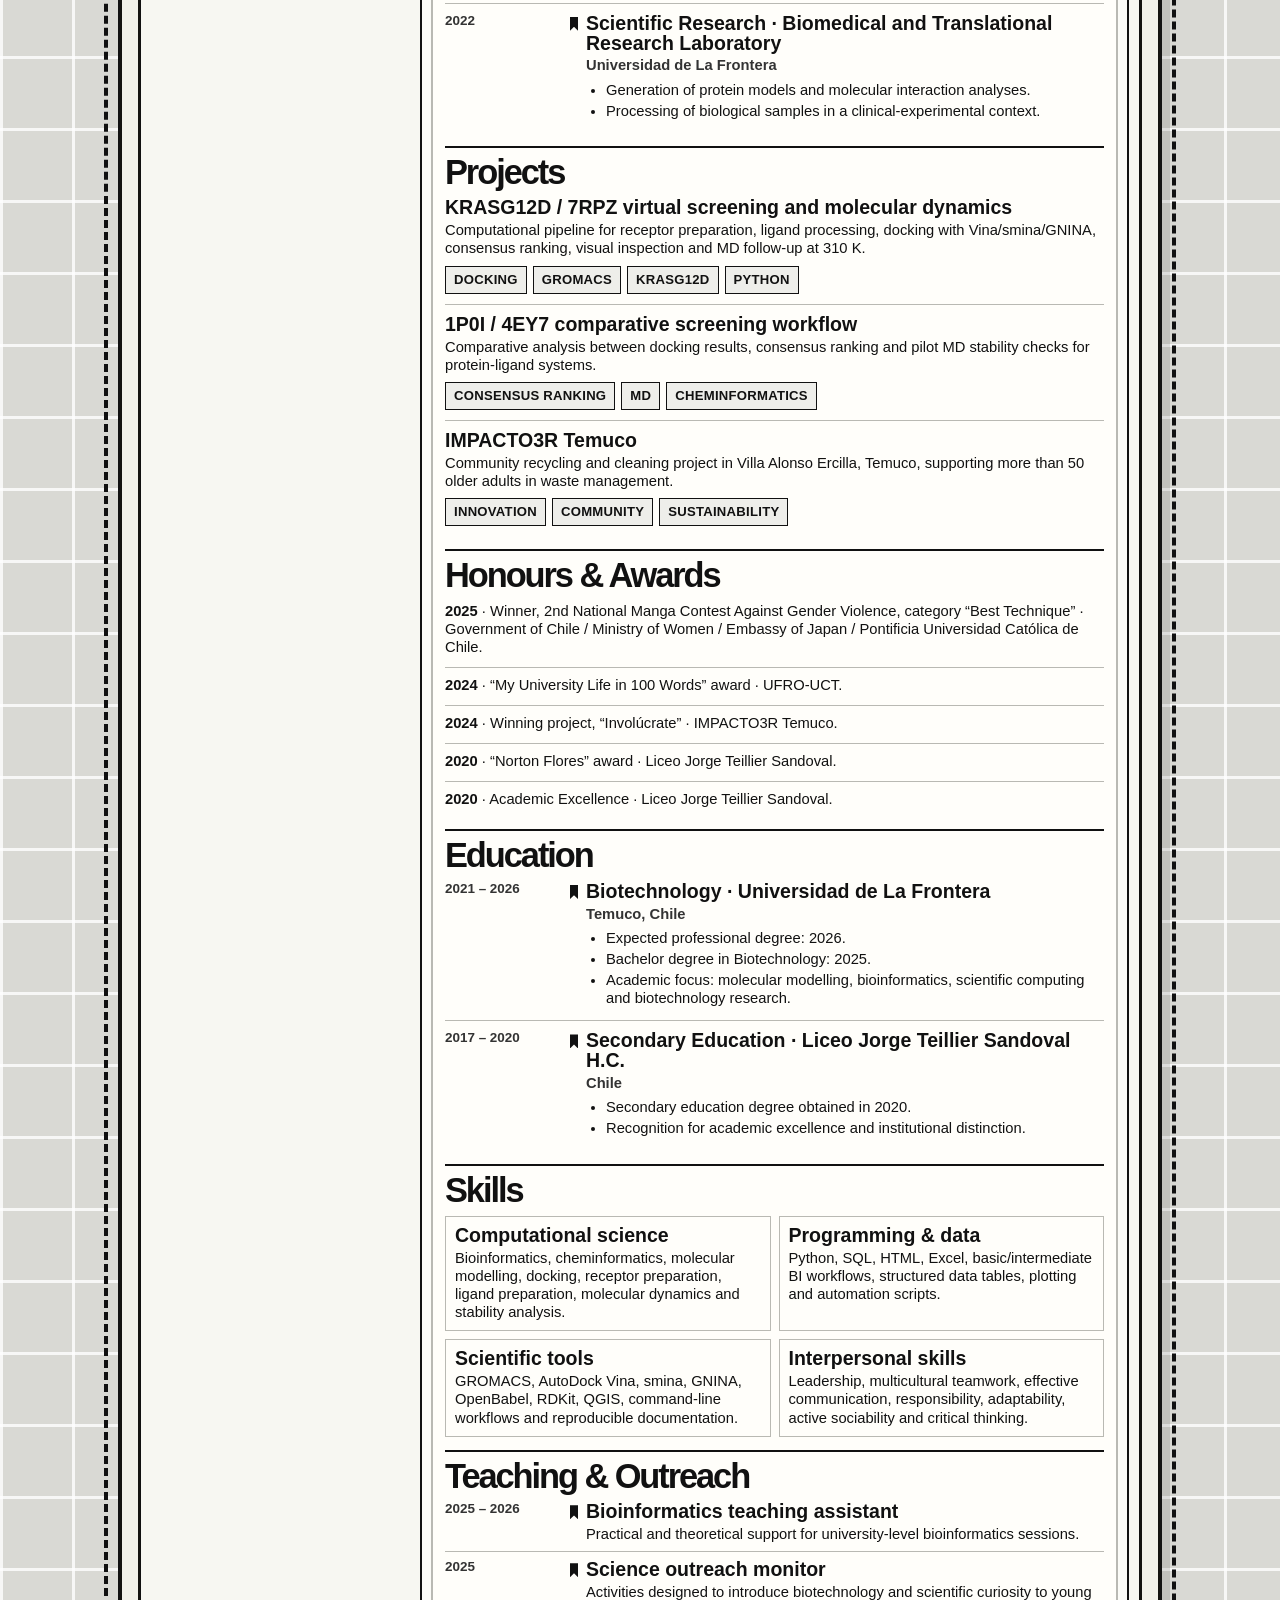
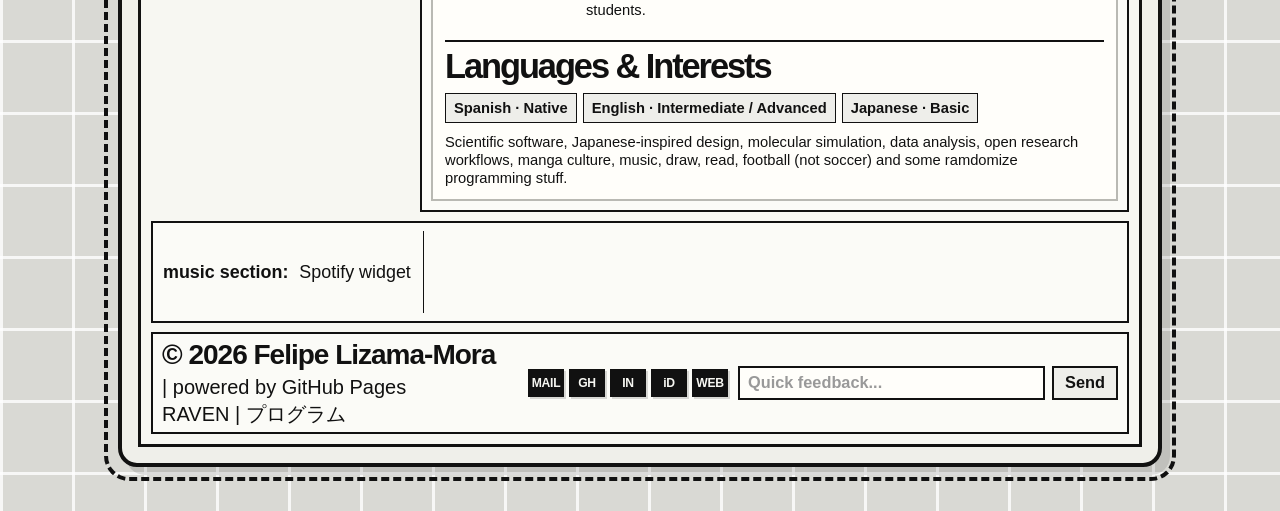
<file: resume.html>
<!doctype html>
<html lang="es">
<head>
  <meta charset="utf-8" />
  <meta name="viewport" content="width=device-width, initial-scale=1" />
  <meta name="theme-color" content="#d9d9d4" />
  <meta name="description" content="Online resume of Felipe Lizama-Mora: biotechnology, bioinformatics, cheminformatics, molecular docking and molecular dynamics." />
  <title>flizama@resume</title>
  <link rel="stylesheet" href="assets/css/styles.css?v=20260609b" />
</head>
<body data-page="resume">
  <div class="page-wrap">
    <main class="outer-frame">
      <div class="inner-frame">
        <header>
          <div class="top-strip">
            <div class="os-icons" aria-hidden="true">
              <span class="utility-icon" title="mail"><svg viewBox="0 0 24 24"><rect x="3" y="5" width="18" height="14" rx="1"/><path d="M4 7l8 6 8-6"/><path d="M4 18l6-5"/><path d="M20 18l-6-5"/></svg></span>
              <span class="utility-icon" title="message"><svg viewBox="0 0 24 24"><path d="M4 5h16v11H9l-5 4V5z"/></svg></span>
              <span class="utility-icon" title="phone"><svg viewBox="0 0 24 24"><path d="M7 3l4 5-3 3c2 4 5 6 9 7l2-4 4 2c-1 4-3 6-6 5C9 19 3 13 3 6c0-2 1-3 4-3z"/></svg></span>
              <span class="utility-icon" title="signal"><svg viewBox="0 0 24 24"><path d="M4 20h3v-5H4zM10 20h3V10h-3zM16 20h3V5h-3z"/></svg></span>
              <span class="utility-icon" title="wifi"><svg viewBox="0 0 24 24"><path d="M4 9c5-4 11-4 16 0"/><path d="M7 13c3-3 7-3 10 0"/><path d="M10 17c1.5-1.2 2.5-1.2 4 0"/><circle cx="12" cy="20" r="1"/></svg></span>
              <span class="utility-icon" title="rss"><svg viewBox="0 0 24 24"><path d="M5 5c8 0 14 6 14 14"/><path d="M5 11c5 0 8 3 8 8"/><circle cx="6" cy="18" r="2"/></svg></span>
            </div>
            <div class="login-time"><span id="live-time">Date : -- · Time : --:--:--</span> · Login | Exit</div>
          </div>
          <div class="nav-bar">
            <div class="nav-title">Navigation:</div>
            <button id="nav-toggle" class="nav-toggle" type="button" aria-controls="main-nav" aria-expanded="false">menu</button>
            <nav id="main-nav" class="nav-menu" aria-label="Main navigation">
              <a class="nav-link" data-page="home" href="index.html">ホーム</a><span class="sep">|</span>
              <a class="nav-link" data-page="about" href="about.html">about</a><span class="sep">|</span>
              <a class="nav-link" data-page="projects" href="projects.html">projects</a><span class="sep">|</span>
              <a class="nav-link" data-page="resume" href="resume.html">resume</a><span class="sep">|</span>
              <a class="nav-link" data-page="contact" href="contact.html">contact</a>
            </nav>
          </div>
        </header>

        <div class="main-grid resume-grid">
          <aside class="sidebar resume-sidebar">
            <section class="pixel-card tag-card">
              <h2>タグ：</h2>
              <div class="tag-box">cv<br />bioinformatics<br />cheminformatics<br />molecular dynamics</div>
              <a class="extended-button" href="#about-cv">Open Resume</a>
            </section>

            <section class="pixel-card cv-side-nav">
              <h3>CV Index:</h3>
              <a href="#experience">Experience</a>
              <a href="#projects-cv">Projects</a>
              <a href="#awards">Awards</a>
              <a href="#education">Education</a>
              <a href="#skills">Skills</a>
              <a href="#teaching">Teaching</a>
              <a href="#languages">Languages</a>
            </section>

            <section class="pixel-card repo-card" aria-live="polite">
              <div class="repo-header">
                <h3>GitHub:</h3>
                <span id="repo-status" class="repo-status">loading...</span>
              </div>
              <div id="repo-list" class="repo-list">
                <p class="mini-muted">Loading repositories...</p>
              </div>
            </section>

            <section class="pixel-card world-card">
              <h3>World Time:</h3>
              <p class="note-line">hours around the world</p>
              <ul id="world-clock-list" class="world-clock-list world-clock-only"></ul>
            </section>
          </aside>

          <section class="content-area" aria-label="resume content">
            <article class="article-card resume-card">
              <div class="article-head">
                <h1>履歴書 / Resume</h1>
                <span class="article-time">Updated : 2026</span>
              </div>

              <div class="article-body resume-body">
                <section id="about-cv" class="cv-hero">
                  <p class="cv-prompt">@cv:~$ whoami</p>
                  <h2>Felipe Lizama Mora</h2>
                  <p class="cv-subtitle">Biotechnology · Bioinformatics · Cheminformatics · Molecular Docking · Molecular Dynamics</p>

                  <div class="cv-meta-grid" aria-label="contact and profile information">
                    <span>Temuco, Chile</span>
                    <a href="mailto:f.lizama03@ufromail.cl">f.lizama03@ufromail.cl</a>
                    <a href="https://github.com/pipelzm" target="_blank" rel="noopener">github.com/pipelzm</a>
                    <a href="https://www.linkedin.com/in/felipe-lizama-mora-6b8685256/" rel="noopener">LinkedIn: Felipe Lizama Mora</a>
                  </div>

                  <p class="cv-summary">
                    Biotechnology student at Universidad de La Frontera with a research profile focused on computational workflows for molecular systems. My current work connects ligand preparation, receptor cleaning, molecular docking, consensus ranking and molecular dynamics simulations with reproducible documentation and data analysis.
                  </p>

                  <div class="cv-actions">
                    <a class="cv-action" href="#experience">Read online CV</a>
                    <a class="cv-action" href="#" onclick="window.print(); return false;">Print / save as PDF</a>
                    <a class="cv-action" href="mailto:f.lizama03@ufromail.cl?subject=CV%20request%20-%20Felipe%20Lizama%20Mora">Request PDF</a>
                  </div>
                </section>

                <nav class="cv-jumpbar" aria-label="Resume sections">
                  <a href="#experience">About</a>
                  <a href="#experience">Experience</a>
                  <a href="#projects-cv">Projects</a>
                  <a href="#awards">Awards</a>
                  <a href="#education">Education</a>
                  <a href="#skills">Skills</a>
                  <a href="#teaching">Teaching</a>
                  <a href="#languages">Interests</a>
                </nav>

                <section id="experience" class="cv-section">
                  <h2 class="cv-section-title">Experience</h2>

                  <div class="cv-entry">
                    <div class="cv-date">2026 – 2027</div>
                    <div class="cv-info">
                      <h3>Scientific Research · Medicinal Organic Chemistry Laboratory</h3>
                      <p class="cv-org">Universidad de La Frontera · FONDECYT Regular, Dr. Alejandro Castro Alvarez</p>
                      <ul>
                        <li>Molecular modelling of KRAS G12-associated proteins to identify synthetic compounds with potential anticancer relevance.</li>
                        <li>Protein-ligand interaction analysis using docking, comparative ranking and molecular simulation workflows.</li>
                        <li>Preparation of reproducible logs and computational folders for screening, inspection and MD follow-up.</li>
                      </ul>
                    </div>
                  </div>

                  <div class="cv-entry">
                    <div class="cv-date">2025 – 2026</div>
                    <div class="cv-info">
                      <h3>Teaching Assistant · Bioinformatics IMA354-1</h3>
                      <p class="cv-org">Universidad de La Frontera</p>
                      <ul>
                        <li>Practical classroom support and theoretical teaching sessions for bioinformatics activities.</li>
                        <li>Student guidance in computational thinking, biological data interpretation and practical workflow execution.</li>
                      </ul>
                    </div>
                  </div>

                  <div class="cv-entry">
                    <div class="cv-date">2025</div>
                    <div class="cv-info">
                      <h3>Science Outreach Monitor · Programa INICIA</h3>
                      <p class="cv-org">Academia Biotecnología · Universidad de La Frontera</p>
                      <ul>
                        <li>Teaching and outreach activities to promote scientific curiosity among children and teenagers.</li>
                      </ul>
                    </div>
                  </div>

                  <div class="cv-entry">
                    <div class="cv-date">2024 – 2025</div>
                    <div class="cv-info">
                      <h3>Scientific Research · Biocontrol and Medicinal Organic Chemistry Laboratories</h3>
                      <p class="cv-org">Universidad de La Frontera</p>
                      <ul>
                        <li>Assistance in synthesis and analysis of organic compounds.</li>
                        <li>Use of biochemical characterization and differentiation techniques.</li>
                        <li>Molecular modelling and interaction analysis of KRAS G12-related protein systems.</li>
                      </ul>
                    </div>
                  </div>

                  <div class="cv-entry">
                    <div class="cv-date">2023</div>
                    <div class="cv-info">
                      <h3>Centro Experimental Maquehue · BIOGAS-MAQ</h3>
                      <p class="cv-org">Universidad de La Frontera</p>
                      <ul>
                        <li>Development of proposals for using biogas from livestock waste as a sustainable energy source.</li>
                        <li>Project work focused on reducing carbon footprint through circular use of organic residues.</li>
                      </ul>
                    </div>
                  </div>

                  <div class="cv-entry">
                    <div class="cv-date">2022</div>
                    <div class="cv-info">
                      <h3>Scientific Research · Biomedical and Translational Research Laboratory</h3>
                      <p class="cv-org">Universidad de La Frontera</p>
                      <ul>
                        <li>Generation of protein models and molecular interaction analyses.</li>
                        <li>Processing of biological samples in a clinical-experimental context.</li>
                      </ul>
                    </div>
                  </div>
                </section>

                <section id="projects-cv" class="cv-section">
                  <h2 class="cv-section-title">Projects</h2>

                  <div class="cv-project">
                    <h3>KRASG12D / 7RPZ virtual screening and molecular dynamics</h3>
                    <p>Computational pipeline for receptor preparation, ligand processing, docking with Vina/smina/GNINA, consensus ranking, visual inspection and MD follow-up at 310 K.</p>
                    <div class="cv-tags"><span>Docking</span><span>GROMACS</span><span>KRASG12D</span><span>Python</span></div>
                  </div>

                  <div class="cv-project">
                    <h3>1P0I / 4EY7 comparative screening workflow</h3>
                    <p>Comparative analysis between docking results, consensus ranking and pilot MD stability checks for protein-ligand systems.</p>
                    <div class="cv-tags"><span>Consensus ranking</span><span>MD</span><span>Cheminformatics</span></div>
                  </div>

                  <div class="cv-project">
                    <h3>IMPACTO3R Temuco</h3>
                    <p>Community recycling and cleaning project in Villa Alonso Ercilla, Temuco, supporting more than 50 older adults in waste management.</p>
                    <div class="cv-tags"><span>Innovation</span><span>Community</span><span>Sustainability</span></div>
                  </div>
                </section>

                <section id="awards" class="cv-section">
                  <h2 class="cv-section-title">Honours & Awards</h2>
                  <ul class="cv-awards">
                    <li><strong>2025</strong> · Winner, 2nd National Manga Contest Against Gender Violence, category “Best Technique” · Government of Chile / Ministry of Women / Embassy of Japan / Pontificia Universidad Católica de Chile.</li>
                    <li><strong>2024</strong> · “My University Life in 100 Words” award · UFRO-UCT.</li>
                    <li><strong>2024</strong> · Winning project, “Involúcrate” · IMPACTO3R Temuco.</li>
                    <li><strong>2020</strong> · “Norton Flores” award · Liceo Jorge Teillier Sandoval.</li>
                    <li><strong>2020</strong> · Academic Excellence · Liceo Jorge Teillier Sandoval.</li>
                  </ul>
                </section>

                <section id="education" class="cv-section">
                  <h2 class="cv-section-title">Education</h2>

                  <div class="cv-entry">
                    <div class="cv-date">2021 – 2026</div>
                    <div class="cv-info">
                      <h3>Biotechnology · Universidad de La Frontera</h3>
                      <p class="cv-org">Temuco, Chile</p>
                      <ul>
                        <li>Expected professional degree: 2026.</li>
                        <li>Bachelor degree in Biotechnology: 2025.</li>
                        <li>Academic focus: molecular modelling, bioinformatics, scientific computing and biotechnology research.</li>
                      </ul>
                    </div>
                  </div>

                  <div class="cv-entry">
                    <div class="cv-date">2017 – 2020</div>
                    <div class="cv-info">
                      <h3>Secondary Education · Liceo Jorge Teillier Sandoval H.C.</h3>
                      <p class="cv-org">Chile</p>
                      <ul>
                        <li>Secondary education degree obtained in 2020.</li>
                        <li>Recognition for academic excellence and institutional distinction.</li>
                      </ul>
                    </div>
                  </div>
                </section>

                <section id="skills" class="cv-section">
                  <h2 class="cv-section-title">Skills</h2>

                  <div class="skill-grid">
                    <div class="skill-block">
                      <h3>Computational science</h3>
                      <p>Bioinformatics, cheminformatics, molecular modelling, docking, receptor preparation, ligand preparation, molecular dynamics and stability analysis.</p>
                    </div>
                    <div class="skill-block">
                      <h3>Programming & data</h3>
                      <p>Python, SQL, HTML, Excel, basic/intermediate BI workflows, structured data tables, plotting and automation scripts.</p>
                    </div>
                    <div class="skill-block">
                      <h3>Scientific tools</h3>
                      <p>GROMACS, AutoDock Vina, smina, GNINA, OpenBabel, RDKit, QGIS, command-line workflows and reproducible documentation.</p>
                    </div>
                    <div class="skill-block">
                      <h3>Interpersonal skills</h3>
                      <p>Leadership, multicultural teamwork, effective communication, responsibility, adaptability, active sociability and critical thinking.</p>
                    </div>
                  </div>
                </section>

                <section id="teaching" class="cv-section">
                  <h2 class="cv-section-title">Teaching & Outreach</h2>

                  <div class="cv-entry compact-entry">
                    <div class="cv-date">2025 – 2026</div>
                    <div class="cv-info">
                      <h3>Bioinformatics teaching assistant</h3>
                      <p>Practical and theoretical support for university-level bioinformatics sessions.</p>
                    </div>
                  </div>

                  <div class="cv-entry compact-entry">
                    <div class="cv-date">2025</div>
                    <div class="cv-info">
                      <h3>Science outreach monitor</h3>
                      <p>Activities designed to introduce biotechnology and scientific curiosity to young students.</p>
                    </div>
                  </div>
                </section>

                <section id="languages" class="cv-section">
                  <h2 class="cv-section-title">Languages & Interests</h2>

                  <div class="language-row">
                    <span><strong>Spanish</strong> · Native</span>
                    <span><strong>English</strong> · Intermediate / Advanced</span>
                    <span><strong>Japanese</strong> · Basic</span>
                  </div>

                  <p class="cv-interests">Scientific software, Japanese-inspired design, molecular simulation, data analysis, open research workflows, manga culture, music, draw, read, football (not soccer) and some ramdomize programming stuff.</p>
                </section>
              </div>
            </article>
          </section>
        </div>

        <section class="spotify-row" aria-label="Spotify widget">
          <div class="spotify-label">music section: <span id="spotify-track-label">loading...</span></div>
          <div id="spotify-frame-wrap" class="spotify-frame-wrap"></div>
        </section>

        <footer class="site-footer">
          <div class="footer-brand"><strong>© 2026 Felipe Lizama-Mora</strong><span>| powered by GitHub Pages</span> RAVEN | プログラム</span></div>
          <div class="footer-socials" aria-label="Social links">
            <a class="social-icon" data-social="email" data-label="MAIL" href="mailto:f.lizama03@ufromail.cl" aria-label="Email"><span>MAIL</span></a>
            <a class="social-icon" data-social="github" data-label="GH" href="https://github.com/pipelzm" aria-label="GitHub"><span>GH</span></a>
            <a class="social-icon" data-social="linkedin" data-label="IN" href="https://www.linkedin.com/in/felipe-lizama-mora-6b8685256/" aria-label="LinkedIn"><span>IN</span></a>
            <a class="social-icon" data-social="orcid" data-label="iD" href="https://orcid.org/0009-0001-2583-9748" aria-label="ORCID"><span>iD</span></a>
            <a class="social-icon" data-social="home" data-label="WEB" href="https://pipelzm.github.io" aria-label="Home"><span>WEB</span></a>
          </div>
          <form id="quick-feedback-form" class="quick-feedback">
            <input id="quick-feedback-input" type="text" maxlength="220" placeholder="Quick feedback..." aria-label="Quick feedback" />
            <button type="submit">Send</button>
          </form>
        </footer>
      </div>
    </main>
  </div>

  <script src="assets/js/config.js"></script>
  <script src="assets/js/main.js?v=20260609b"></script>
</body>
</html>
</file>
<file: assets/css/styles.css>
:root {
  --ink: #111;
  --paper: #f7f7f2;
  --panel: #fbfbf7;
  --soft: #e9e9e4;
  --grid: rgba(255, 255, 255, 0.78);
  --muted: #777;
  --line: 2px solid var(--ink);
  --thin: 1px solid var(--ink);
  --shadow: 8px 8px 0 rgba(17, 17, 17, 0.12);
  --font: Arial, Helvetica, sans-serif;
}

* { box-sizing: border-box; }
html, body { min-height: 100%; }

body {
  margin: 0;
  color: var(--ink);
  font-family: var(--font);
  background-color: #d9d9d4;
  background-image:
    linear-gradient(var(--grid) 3px, transparent 3px),
    linear-gradient(90deg, var(--grid) 3px, transparent 3px);
  background-size: 72px 72px;
  line-height: 1.08;
}

body::before {
  content: '';
  position: fixed;
  inset: 0;
  pointer-events: none;
  background:
    linear-gradient(90deg, rgba(0,0,0,0.04) 0 1px, transparent 1px 100%),
    linear-gradient(rgba(0,0,0,0.035) 0 1px, transparent 1px 100%);
  background-size: 14px 14px;
  mix-blend-mode: multiply;
  opacity: 0.35;
}

body::after {
  content: '';
  position: fixed;
  inset: 0;
  pointer-events: none;
  background: radial-gradient(circle at center, transparent 0 58%, rgba(0,0,0,0.05) 100%);
}

a { color: inherit; text-decoration: none; }
a:hover { text-decoration: underline; }
button, input, textarea { font: inherit; color: inherit; }

.page-wrap {
  width: min(100%, 1080px);
  margin: 64px auto 44px;
  padding: 0 18px;
}

.outer-frame {
  position: relative;
  border: 4px solid var(--ink);
  border-radius: 19px;
  background: #efefea;
  padding: 16px;
  box-shadow: var(--shadow);
}

.outer-frame::before {
  content: '';
  position: absolute;
  inset: -18px;
  border: 4px dashed var(--ink);
  border-radius: 25px;
  pointer-events: none;
}

.inner-frame {
  border: 3px solid var(--ink);
  background: var(--paper);
  padding: 10px;
}

.top-strip {
  border: var(--line);
  border-bottom: 0;
  min-height: 56px;
  display: grid;
  grid-template-columns: auto 1fr;
  align-items: center;
  gap: 12px;
  padding: 8px 10px 7px;
  background: var(--soft);
}

.os-icons {
  display: flex;
  align-items: center;
  gap: 7px;
}

.utility-icon {
  width: 32px;
  height: 29px;
  display: inline-grid;
  place-items: center;
  background: #fffefa;
  border: var(--line);
  box-shadow: 2px 2px 0 rgba(17,17,17,0.16);
}
.utility-icon svg {
  width: 22px;
  height: 22px;
  fill: none;
  stroke: var(--ink);
  stroke-width: 2.3;
  stroke-linecap: round;
  stroke-linejoin: round;
}
.utility-icon:nth-child(2) svg,
.utility-icon:nth-child(4) svg { fill: var(--ink); stroke: none; }
.utility-icon:nth-child(6) svg circle { fill: var(--ink); stroke: none; }

.login-time {
  justify-self: end;
  font-size: clamp(0.98rem, 1.85vw, 1.45rem);
  font-weight: 900;
  letter-spacing: -0.8px;
  white-space: nowrap;
}

.nav-bar {
  border: var(--line);
  padding: 6px 14px;
  display: grid;
  grid-template-columns: auto 1fr auto;
  align-items: center;
  gap: 16px;
  background: var(--panel);
}

.nav-title {
  font-size: clamp(1.35rem, 2.5vw, 2rem);
  font-weight: 900;
}

.nav-menu {
  justify-self: end;
  display: flex;
  align-items: center;
  flex-wrap: wrap;
  gap: 0;
  font-size: clamp(1.15rem, 2.3vw, 1.75rem);
  font-weight: 900;
  letter-spacing: -1px;
}

.nav-menu a { padding: 0 5px; }
.nav-menu a.active { background: var(--ink); color: var(--paper); text-decoration: none; }
.nav-menu .sep { font-weight: 900; }

.nav-toggle {
  display: none;
  border: var(--line);
  background: var(--panel);
  font-weight: 900;
  padding: 4px 8px;
}

.main-grid {
  margin-top: 10px;
  display: grid;
  grid-template-columns: 285px 1fr;
  gap: 9px;
}

.sidebar,
.content-area { min-width: 0; }

.pixel-card,
.article-card,
.spotify-row,
.site-footer {
  border: var(--line);
  background: var(--panel);
}

.pixel-card {
  padding: 9px;
  margin-bottom: 9px;
}

.pixel-card h2,
.pixel-card h3,
.article-head h1,
.article-head h2,
.footer-brand strong {
  margin: 0;
  font-size: clamp(1.2rem, 2.2vw, 1.75rem);
  font-weight: 900;
  letter-spacing: -1px;
}

.tag-box {
  margin-top: 8px;
  border: 2px solid #b9b9b3;
  background: #fffefa;
  padding: 7px;
  font-size: clamp(1.05rem, 1.6vw, 1.28rem);
  line-height: 1.02;
}

.extended-button {
  display: block;
  width: 100%;
  margin-top: 10px;
  padding: 10px 8px;
  border: 0;
  background: #eeeeea;
  color: #777;
  text-align: center;
  font-size: 1.25rem;
  font-weight: 900;
  cursor: pointer;
}
.extended-button:hover { outline: var(--thin); color: var(--ink); text-decoration: none; }

.repo-header {
  display: flex;
  align-items: baseline;
  justify-content: space-between;
  gap: 8px;
  margin-bottom: 8px;
}

.repo-status {
  font-size: 0.78rem;
  color: var(--muted);
  font-weight: 800;
}

.repo-list { display: grid; gap: 6px; }

.repo-item {
  display: block;
  border: 1px solid #b9b9b3;
  padding: 7px;
  background: #fffefa;
}
.repo-item:hover { text-decoration: none; outline: 2px solid var(--ink); }
.repo-name { display: block; font-size: 0.98rem; font-weight: 900; }
.repo-desc { display: block; margin-top: 3px; color: #222; font-size: 0.86rem; line-height: 1.08; }
.repo-meta { display: block; margin-top: 5px; color: #666; font-size: 0.72rem; font-weight: 900; text-transform: uppercase; }

.note-line {
  margin: 7px 0 0;
  font-size: 1.08rem;
  font-weight: 800;
  line-height: 1.04;
  color: #333;
}

.world-clock-list {
  list-style: none;
  margin: 8px 0 0;
  padding: 0;
  display: grid;
  gap: 6px;
}
.world-clock-list li {
  border: 1px solid #b9b9b3;
  background: #fffefa;
  padding: 7px 8px;
  display: grid;
  grid-template-columns: 1fr auto;
  gap: 8px;
  align-items: center;
}
.world-clock-list span {
  min-width: 0;
  font-weight: 900;
  font-size: 0.95rem;
}
.world-clock-list small {
  display: block;
  margin-top: 1px;
  color: #666;
  font-size: 0.72rem;
  font-weight: 900;
  text-transform: uppercase;
}
.world-clock-list time {
  font-variant-numeric: tabular-nums;
  font-size: 1.05rem;
  font-weight: 900;
  border-left: var(--thin);
  padding-left: 7px;
}

.article-card {
  margin-bottom: 16px;
  padding: 9px;
}
.article-card:last-child { margin-bottom: 0; }

.article-head {
  display: flex;
  align-items: baseline;
  justify-content: space-between;
  gap: 12px;
  margin-bottom: 8px;
}

.article-time {
  font-size: clamp(0.98rem, 1.7vw, 1.42rem);
  font-weight: 900;
  white-space: nowrap;
}

.article-body {
  border: 2px solid #b9b9b3;
  background: #fffefa;
  padding: 9px;
  font-size: clamp(0.98rem, 1.55vw, 1.25rem);
  line-height: 1.13;
}
.article-body p { margin: 0 0 12px; }
.article-body p:last-child { margin-bottom: 0; }
.article-body ul { margin: 0; padding-left: 22px; }
.article-body li { margin: 4px 0; }

.about-profile-grid {
  display: grid;
  grid-template-columns: 180px 1fr;
  gap: 13px;
  align-items: start;
}
.profile-photo {
  margin: 0;
  border: var(--line);
  background: #eeeeea;
  padding: 7px;
}
.profile-photo img {
  display: block;
  width: 100%;
  aspect-ratio: 1 / 1;
  object-fit: cover;
  border: 1px solid #b9b9b3;
  image-rendering: auto;
  filter: contrast(1.06) grayscale(1);
}
.profile-photo figcaption {
  margin-top: 6px;
  text-align: center;
  font-size: 0.78rem;
  font-weight: 900;
  letter-spacing: 0.02em;
  text-transform: uppercase;
}

.mini-table {
  width: 100%;
  border-collapse: collapse;
  font-size: 0.96rem;
  line-height: 1.14;
}
.mini-table th,
.mini-table td {
  border: 1px solid #b9b9b3;
  padding: 7px;
  text-align: left;
  vertical-align: top;
}
.mini-table th { background: #eeeeea; font-weight: 900; }

.badge-row {
  display: flex;
  flex-wrap: wrap;
  gap: 6px;
  margin-top: 10px;
}
.badge {
  border: var(--thin);
  background: #eeeeea;
  padding: 4px 7px;
  font-weight: 900;
  font-size: 0.9rem;
}

.spotify-row {
  margin-top: 9px;
  padding: 8px 10px;
  display: grid;
  grid-template-columns: auto 1fr;
  gap: 12px;
  align-items: center;
}
.spotify-label {
  font-size: 1.12rem;
  font-weight: 900;
  white-space: nowrap;
}
.spotify-label span { font-weight: 500; margin-left: 6px; }
.spotify-frame-wrap {
  width: 100%;
  min-height: 80px;
  border-left: var(--thin);
  padding-left: 10px;
}
.spotify-frame-wrap iframe {
  display: block;
  width: 100%;
  height: 82px;
  border: 0;
}

.site-footer {
  margin-top: 9px;
  padding: 6px 9px;
  display: grid;
  grid-template-columns: 1fr auto minmax(250px, 380px);
  gap: 10px;
  align-items: center;
}
.footer-brand {
  display: flex;
  align-items: center;
  flex-wrap: wrap;
  gap: 6px;
  font-size: clamp(0.95rem, 1.6vw, 1.25rem);
}
.footer-socials {
  display: flex;
  align-items: center;
  gap: 5px;
}
.social-icon {
  min-width: 36px;
  height: 28px;
  display: inline-grid;
  place-items: center;
  border: var(--line);
  background: var(--ink);
  color: var(--paper);
  box-shadow: 2px 2px 0 rgba(17,17,17,0.15);
  font-size: 0.76rem;
  font-weight: 900;
  letter-spacing: -0.02em;
  text-decoration: none;
}
.social-icon:hover {
  transform: translateY(-1px);
  background: #fffefa;
  color: var(--ink);
  text-decoration: none;
}
.quick-feedback {
  display: grid;
  grid-template-columns: 1fr auto;
  gap: 7px;
}
.quick-feedback input {
  min-width: 0;
  border: var(--line);
  background: #fffefa;
  padding: 6px 8px;
  font-size: 1.02rem;
  font-weight: 800;
}
.quick-feedback input::placeholder { color: #999; }
.quick-feedback button {
  border: var(--line);
  background: #eeeeea;
  padding: 5px 11px;
  font-size: 1.02rem;
  font-weight: 900;
  cursor: pointer;
}
.quick-feedback button:hover { background: var(--ink); color: var(--paper); }

.mini-muted { color: var(--muted); font-weight: 800; }
.contact-links { display: grid; gap: 8px; }
.contact-links a {
  border: var(--thin);
  background: #eeeeea;
  padding: 8px;
  font-weight: 900;
}

@media (max-width: 920px) {
  .page-wrap { margin-top: 42px; }
  .main-grid { grid-template-columns: 1fr; }
  .sidebar { display: grid; grid-template-columns: 1fr 1fr; gap: 9px; }
  .pixel-card { margin-bottom: 0; }
  .tag-card { grid-column: 1 / -1; }
  .site-footer { grid-template-columns: 1fr; }
  .footer-socials { justify-content: start; }
}

@media (max-width: 720px) {
  .outer-frame { padding: 10px; border-radius: 14px; }
  .outer-frame::before { inset: -11px; border-radius: 18px; }
  .inner-frame { padding: 7px; }
  .top-strip { grid-template-columns: 1fr; }
  .login-time { justify-self: start; white-space: normal; }
  .nav-bar { grid-template-columns: 1fr auto; }
  .nav-title { grid-column: 1; }
  .nav-toggle { display: inline-block; justify-self: end; }
  .nav-menu {
    grid-column: 1 / -1;
    width: 100%;
    display: none;
    justify-self: stretch;
    border-top: var(--thin);
    padding-top: 8px;
  }
  .nav-menu.open { display: flex; }
  .sidebar { grid-template-columns: 1fr; }
  .spotify-row { grid-template-columns: 1fr; }
  .spotify-frame-wrap { border-left: 0; padding-left: 0; }
  .article-head { align-items: flex-start; flex-direction: column; gap: 4px; }
  .about-profile-grid { grid-template-columns: 1fr; }
  .profile-photo { max-width: 240px; }
}

@media (max-width: 480px) {
  .page-wrap { padding: 0 12px; }
  .os-icons { flex-wrap: wrap; }
  .footer-brand { font-size: 1rem; }
}

/* Resume page inspired by compact academic CV pages, adapted to the retro template */
.resume-grid {
  grid-template-columns: 260px 1fr;
}

.resume-sidebar .pixel-card {
  position: relative;
}

.cv-side-nav {
  display: grid;
  gap: 6px;
}

.cv-side-nav h3 {
  margin-bottom: 2px;
}

.cv-side-nav a {
  display: block;
  border: 1px solid #b9b9b3;
  background: #fffefa;
  padding: 6px 8px;
  font-weight: 900;
  font-size: 0.9rem;
  line-height: 1;
}

.cv-side-nav a:hover {
  outline: 2px solid var(--ink);
  text-decoration: none;
}

.resume-card {
  margin-bottom: 0;
}

.resume-body {
  font-size: clamp(0.9rem, 1.15vw, 1.02rem);
  line-height: 1.23;
  padding: 12px;
}

.resume-body p {
  margin: 0 0 10px;
}

.cv-hero {
  border: var(--line);
  background: #eeeeea;
  padding: 13px;
  margin-bottom: 12px;
}

.cv-prompt {
  display: inline-block;
  margin: 0 0 8px !important;
  border: var(--thin);
  background: var(--ink);
  color: var(--paper);
  padding: 3px 7px;
  font-weight: 900;
  letter-spacing: 0.02em;
}

.cv-hero h2 {
  margin: 0;
  font-size: clamp(1.75rem, 4vw, 3.4rem);
  line-height: 0.95;
  font-weight: 900;
  letter-spacing: -0.08em;
}

.cv-subtitle {
  margin-top: 8px !important;
  font-size: clamp(0.98rem, 1.7vw, 1.28rem);
  font-weight: 900;
  line-height: 1.05;
}

.cv-meta-grid {
  margin: 11px 0;
  display: grid;
  grid-template-columns: repeat(2, minmax(0, 1fr));
  gap: 6px;
}

.cv-meta-grid span,
.cv-meta-grid a {
  border: 1px solid #b9b9b3;
  background: #fffefa;
  padding: 6px 8px;
  font-weight: 900;
  min-width: 0;
  overflow-wrap: anywhere;
}

.cv-summary {
  border-top: var(--thin);
  padding-top: 10px;
}

.cv-actions,
.cv-jumpbar,
.cv-tags,
.language-row {
  display: flex;
  flex-wrap: wrap;
  gap: 6px;
}

.cv-action,
.cv-jumpbar a,
.cv-tags span,
.language-row span {
  border: var(--thin);
  background: #fffefa;
  padding: 5px 8px;
  font-weight: 900;
  text-decoration: none;
}

.cv-action:hover,
.cv-jumpbar a:hover {
  background: var(--ink);
  color: var(--paper);
  text-decoration: none;
}

.cv-jumpbar {
  margin: 0 0 14px;
  padding: 8px;
  border: var(--line);
  background: var(--panel);
}

.cv-section {
  padding-top: 8px;
  margin-top: 13px;
  border-top: var(--line);
}

.cv-section:first-of-type {
  margin-top: 0;
}

.cv-section-title {
  margin: 0 0 10px;
  font-size: clamp(1.4rem, 2.7vw, 2.15rem);
  line-height: 0.95;
  font-weight: 900;
  letter-spacing: -0.06em;
}

.cv-entry {
  display: grid;
  grid-template-columns: 112px 1fr;
  gap: 13px;
  padding: 10px 0;
  border-top: 1px solid #b9b9b3;
}

.cv-entry:first-of-type {
  border-top: 0;
  padding-top: 0;
}

.cv-date {
  font-size: 0.84rem;
  line-height: 1.04;
  font-weight: 900;
  color: #333;
  font-variant-numeric: tabular-nums;
}

.cv-info {
  position: relative;
  padding-left: 16px;
}

.cv-info::before {
  content: '';
  position: absolute;
  left: 0;
  top: 3px;
  width: 8px;
  height: 14px;
  background: var(--ink);
  clip-path: polygon(0 0, 100% 0, 100% 100%, 50% 72%, 0 100%);
}

.cv-info h3,
.cv-project h3,
.skill-block h3 {
  margin: 0 0 3px;
  font-size: clamp(1.02rem, 1.55vw, 1.22rem);
  line-height: 1.02;
  font-weight: 900;
}

.cv-org {
  margin: 0 0 6px !important;
  color: #333;
  font-weight: 900;
}

.resume-body ul {
  margin: 5px 0 0;
  padding-left: 20px;
}

.resume-body li {
  margin: 3px 0;
}

.cv-project {
  border-top: 1px solid #b9b9b3;
  padding: 10px 0;
}

.cv-project:first-of-type {
  border-top: 0;
  padding-top: 0;
}

.cv-project p {
  margin-bottom: 8px;
}

.cv-tags span {
  background: #eeeeea;
  font-size: 0.82rem;
  text-transform: uppercase;
  letter-spacing: 0.02em;
}

.cv-awards {
  padding-left: 0 !important;
  list-style: none;
}

.cv-awards li {
  border-top: 1px solid #b9b9b3;
  padding: 8px 0;
}

.cv-awards li:first-child {
  border-top: 0;
  padding-top: 0;
}

.skill-grid {
  display: grid;
  grid-template-columns: repeat(2, minmax(0, 1fr));
  gap: 8px;
}

.skill-block {
  border: 1px solid #b9b9b3;
  background: #fffefa;
  padding: 9px;
}

.skill-block p {
  margin-bottom: 0;
}

.compact-entry {
  padding: 8px 0;
}

.language-row span {
  background: #eeeeea;
}

.cv-interests {
  margin-top: 10px !important;
}

@media (max-width: 920px) {
  .resume-grid { grid-template-columns: 1fr; }
  .resume-sidebar { display: grid; grid-template-columns: 1fr 1fr; gap: 9px; }
  .cv-side-nav { grid-column: 1 / -1; grid-template-columns: repeat(4, minmax(0, 1fr)); }
  .cv-side-nav h3 { grid-column: 1 / -1; }
}

@media (max-width: 720px) {
  .resume-body { padding: 9px; }
  .cv-meta-grid,
  .skill-grid { grid-template-columns: 1fr; }
  .cv-entry { grid-template-columns: 1fr; gap: 4px; }
  .cv-info { padding-left: 14px; }
  .cv-side-nav { grid-template-columns: repeat(2, minmax(0, 1fr)); }
}

@media print {
  body { background: #fff; }
  body::before,
  body::after,
  .sidebar,
  .spotify-row,
  .site-footer,
  .nav-bar,
  .top-strip,
  .outer-frame::before { display: none !important; }
  .page-wrap { width: 100%; margin: 0; padding: 0; }
  .outer-frame,
  .inner-frame,
  .article-card,
  .article-body { border: 0; box-shadow: none; background: #fff; }
  .outer-frame,
  .inner-frame { padding: 0; }
  .main-grid { display: block; }
  .resume-body { font-size: 10.5pt; line-height: 1.25; }
  .cv-actions,
  .cv-jumpbar { display: none; }
  .cv-section { break-inside: avoid; }
}
</file>
